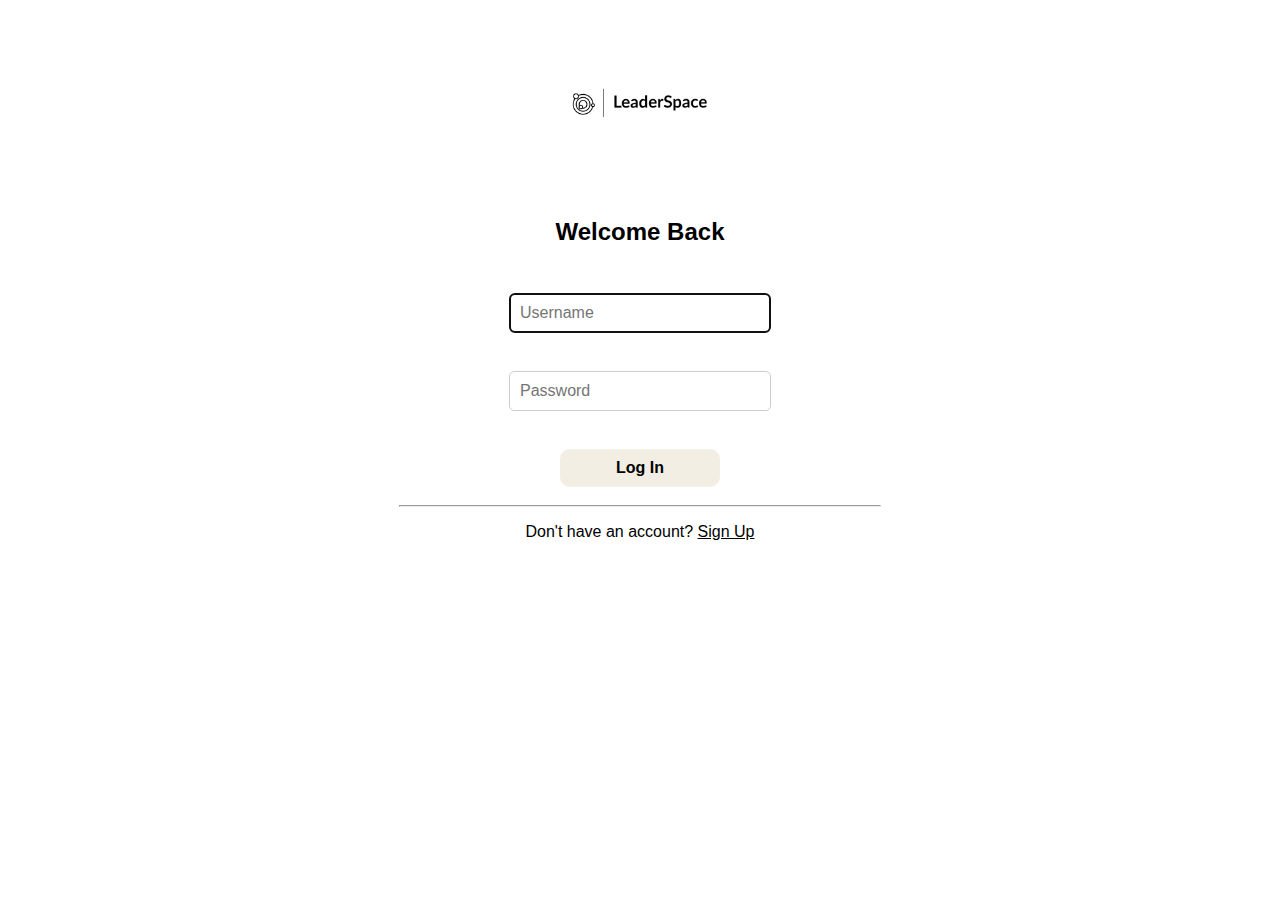
<file: LEADERSPACE/HTML/Leaderspace Login.html>
<!DOCTYPE html>

<html lang="en">

<head>

  <!-- title -->
  <title>Login - LeaderSpace</title>

  <!-- meta tags -->
  <meta charset="UTF-8">
  <meta name="keywords" content="LeaderSpace Login, Leader Space, Mentorship, Mentor Website">
  <meta name="description"
    content="LeaderSpace - Collaborative Learning and Guidance: Connecting Mentors and Mentees for Success">
  <meta name="author" content="CIS440 - Team 6">
  <!-- <meta http-equiv="refresh" content="30"> -->
  <meta name="viewport" content="width=device-width, initial-scale=1">

  <!-- css link -->
  <link rel="stylesheet" href="../CSS/Leaderspace Login.css">

</head>

<body>

  <a href="../index.html">
    <img src="../Logos/LeaderSpace-logos_black.png" id="logoId" alt="LeaderSpace Logo (Black)">
  </a>

  <h2 id="welcomeTextId">Welcome Back</h2>

  <br>

  <!-- login form -->
  <form id="loginFormId" action="../index.html" method="POST">

    <input type="text" id="usernameId" name="username" required placeholder="Username" autofocus>

    <br>
    <br>

    <input type="password" id="passwordId" name="password" required placeholder="Password">

    <br>
    <br>

    <input value="Log In" id="loginButtonId" type="submit">

  </form>

  <hr>

  <p>
    Don't have an account? <a href="Leaderspace SignUpPage.html">Sign Up</a>
  </p>

</body>

</html>
</file>
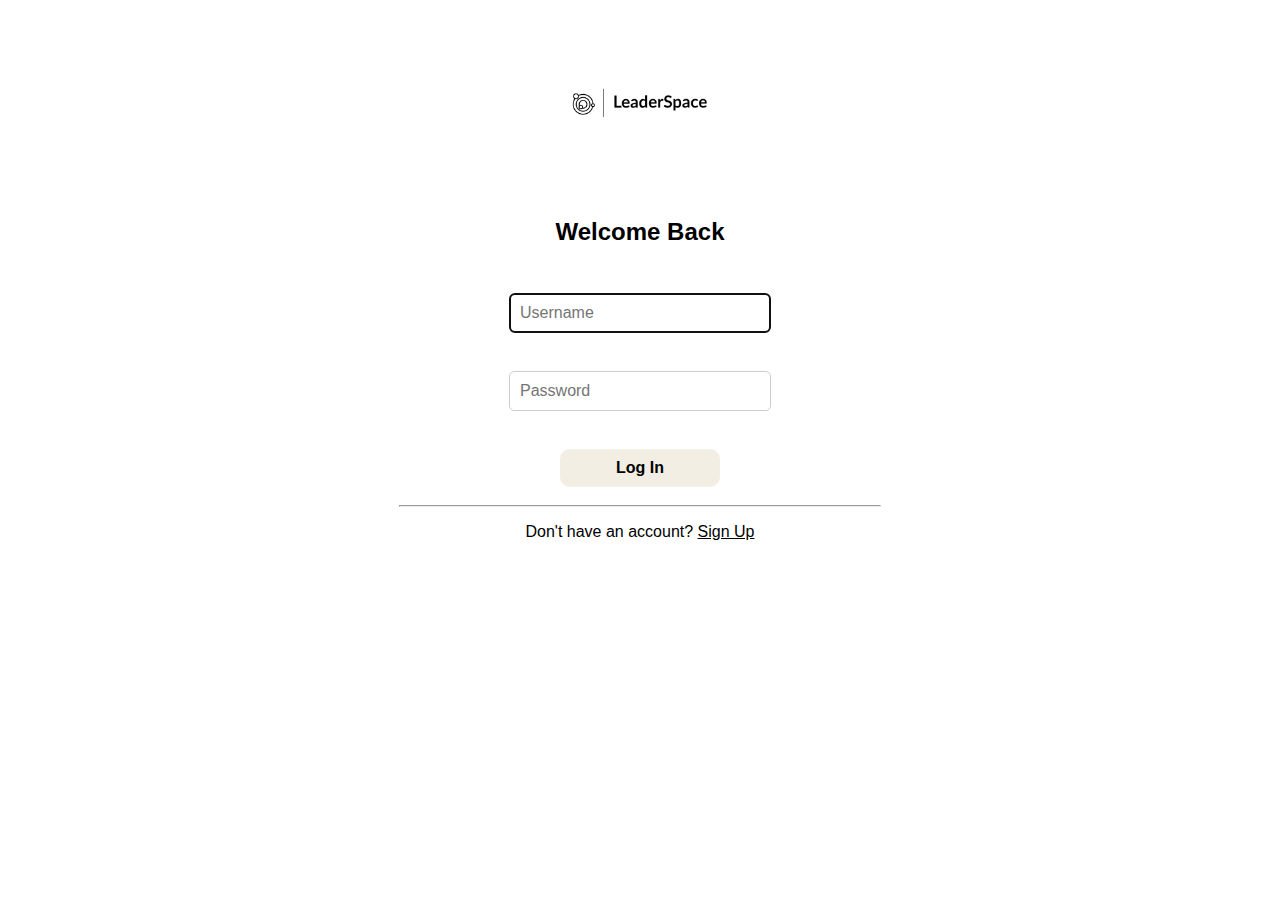
<file: LEADERSPACE/HTML/LoginPageMentor.html>
<!DOCTYPE html>

<html lang="en">

<head>

  <!-- title -->
  <title>Mentor Login - LeaderSpace</title>

  <!-- meta tags -->
  <meta charset="UTF-8">
  <meta name="keywords" content="LeaderSpace Login, Leader Space, Mentorship, Mentor Website">
  <meta name="description"
    content="LeaderSpace - Collaborative Learning and Guidance: Connecting Mentors and Mentees for Success">
  <meta name="author" content="CIS440 - Team 6">
  <!-- <meta http-equiv="refresh" content="30"> -->
  <meta name="viewport" content="width=device-width, initial-scale=1">

  <!-- css link -->
  <link rel="stylesheet" href="../CSS/Leaderspace Login.css">

</head>

<body>

  <a href="../index.html">
    <img src="../Logos/LeaderSpace-logos_black.png" id="logoId" alt="LeaderSpace Logo (Black)">
  </a>

  <h2 id="welcomeTextId">Welcome Back</h2>

  <br>

  <!-- login form -->
  <form id="loginFormId" action="../index.html" method="POST">

    <input type="text" id="usernameId" name="username" required placeholder="Username" autofocus>

    <br>
    <br>

    <input type="password" id="passwordId" name="password" required placeholder="Password">

    <br>
    <br>

    <input value="Log In" id="loginButtonId" type="submit">

  </form>

  <hr>

  <p>
    Don't have an account? <a href="Leaderspace SignUpPage.html">Sign Up</a>
  </p>

</body>

</html>
</file>
<file: LEADERSPACE/CSS/Leaderspace Login.css>
/* css for login page */

body {
  font-family: Arial, Helvetica, sans-serif;
  background-color: white;
  animation: floatUp 1s ease-in-out forwards;
}

h2 {
  color: black;
  cursor: default;
  font-weight: bold;
  text-align: center;
}

a {
  transition: .1s;
  color: black;
}

a:visited {
  color: black;
}

p {
  font-family: Arial, Helvetica, sans-serif;
  text-align: center;
}

form {
  text-align: center;
}

input {
  width: 15em;
  padding: 10px;
  margin: 10px;
  border: 1px solid #ccc;
  border-radius: 5px;
  font-size: 16px;
}

hr {
  width: 30em;
}

/* Identifiers */
#logoId {
  width: 15%;
  display: block;
  margin: auto;
}

#loginButtonId {
  border-radius: 10px;
  padding: 10px 20px;
  background-color: #F2EEE4;
  color: black;
  font-weight: bold;
  border: none;
  cursor: pointer;
  transition: .2s;
  width: 10em;
}

#loginButtonId:hover {
  background-color: tan;
  transition: .2s;
}

/* animations */
@keyframes floatUp {
  0% {
    transform: translateY(100px);
    opacity: 0;
  }

  100% {
    transform: translateY(0);
    opacity: 1;
  }
}
</file>
